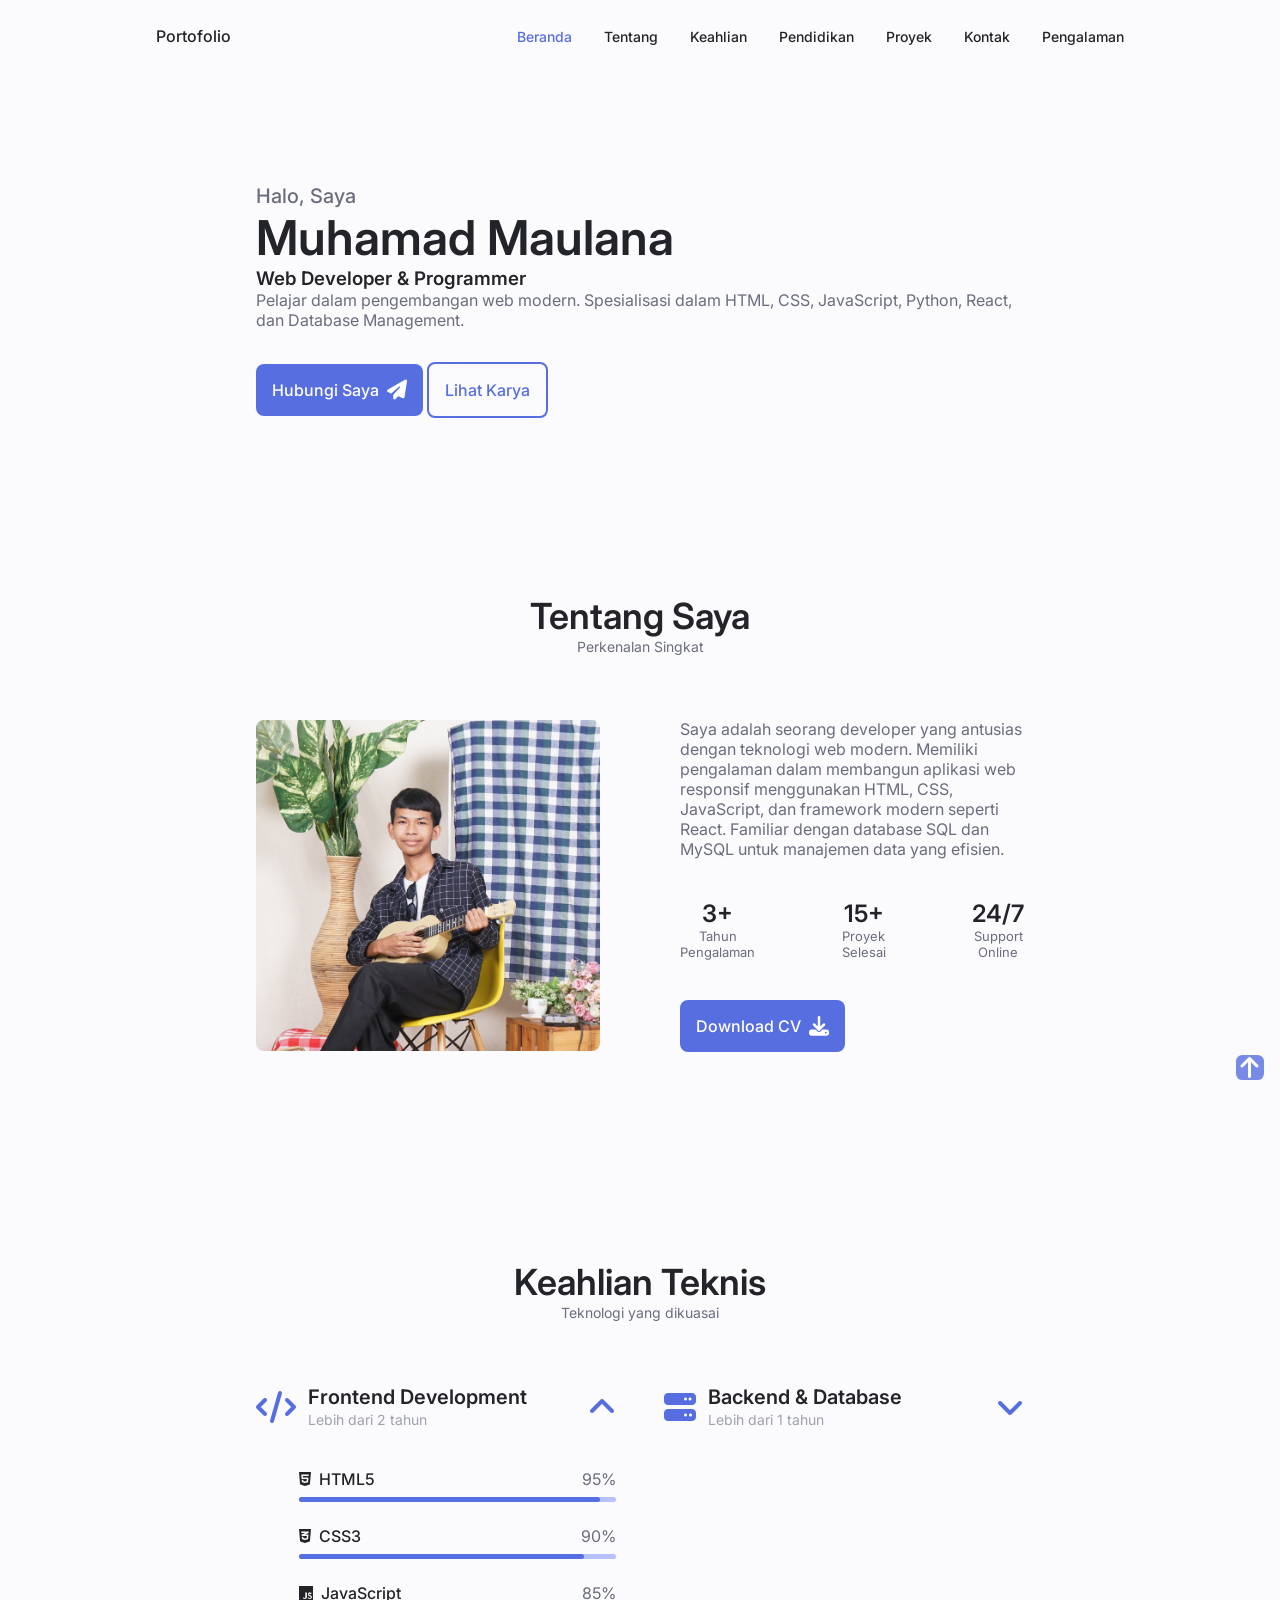
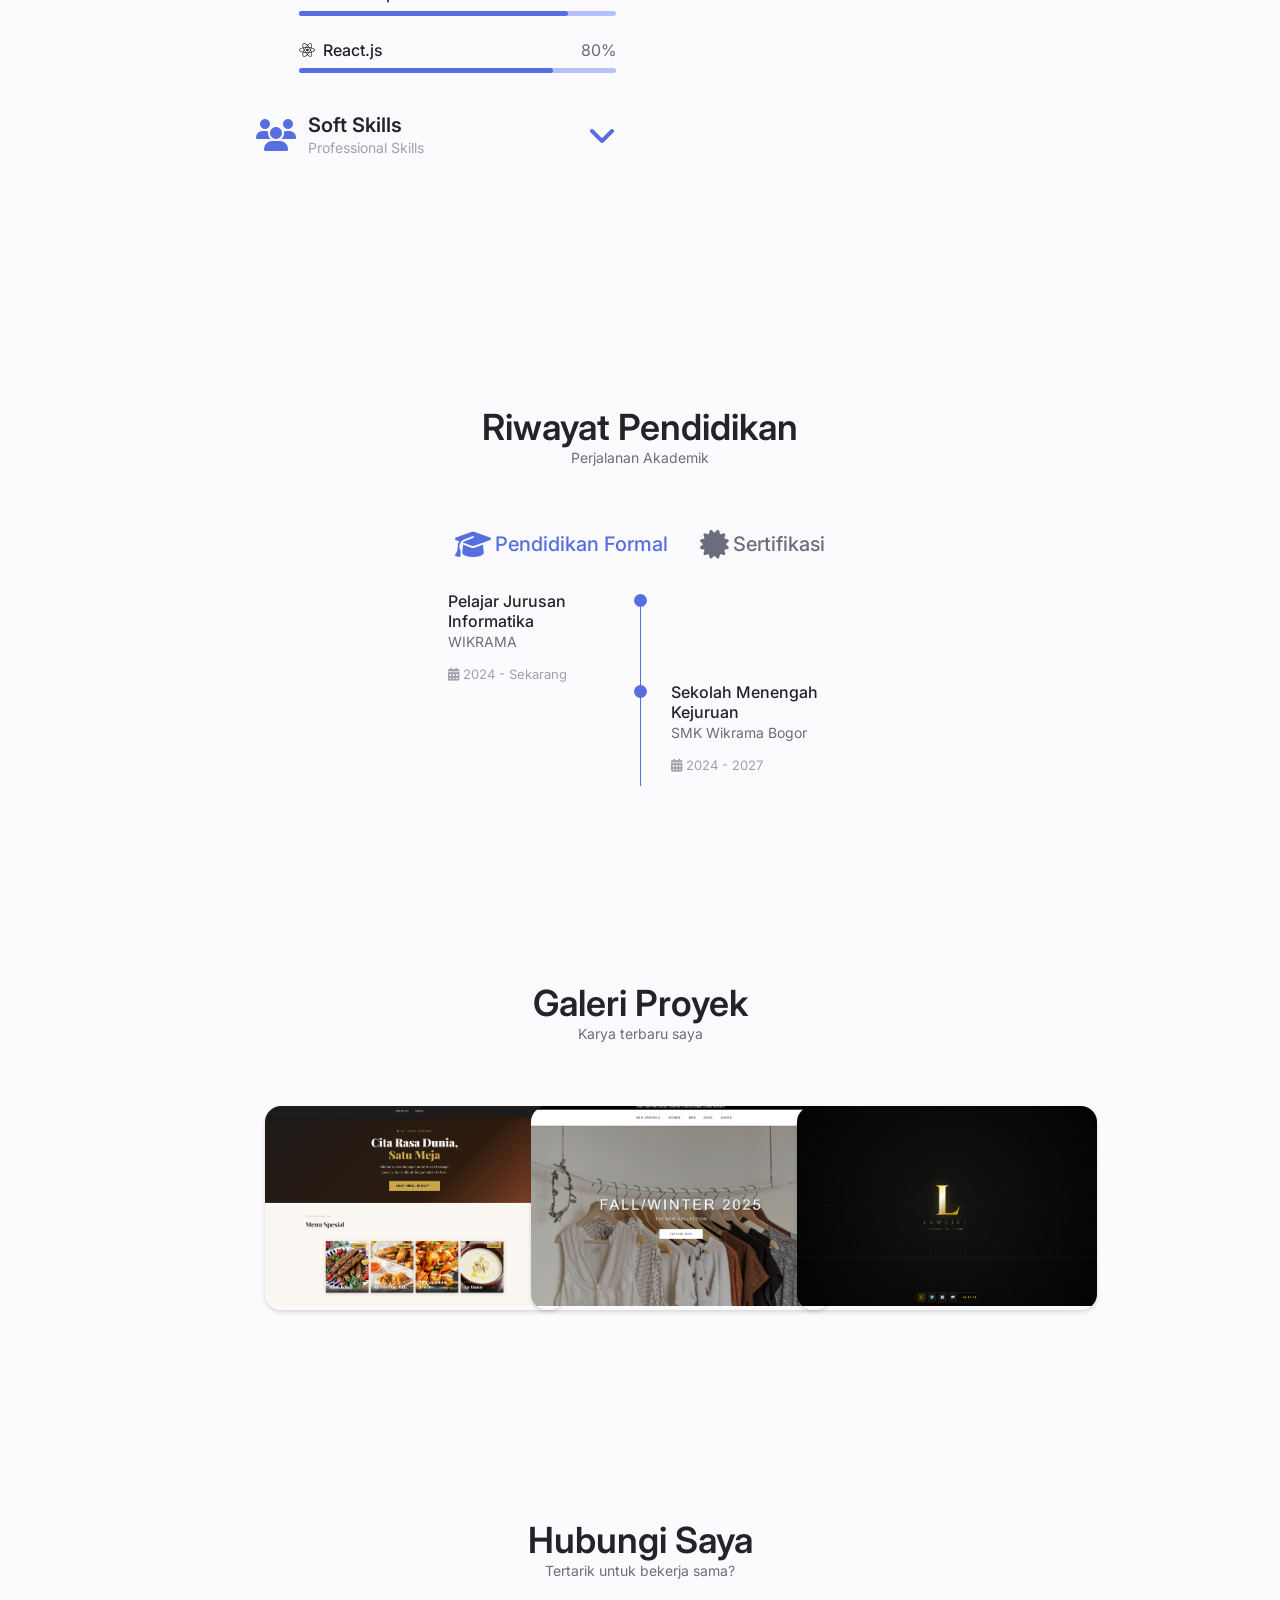
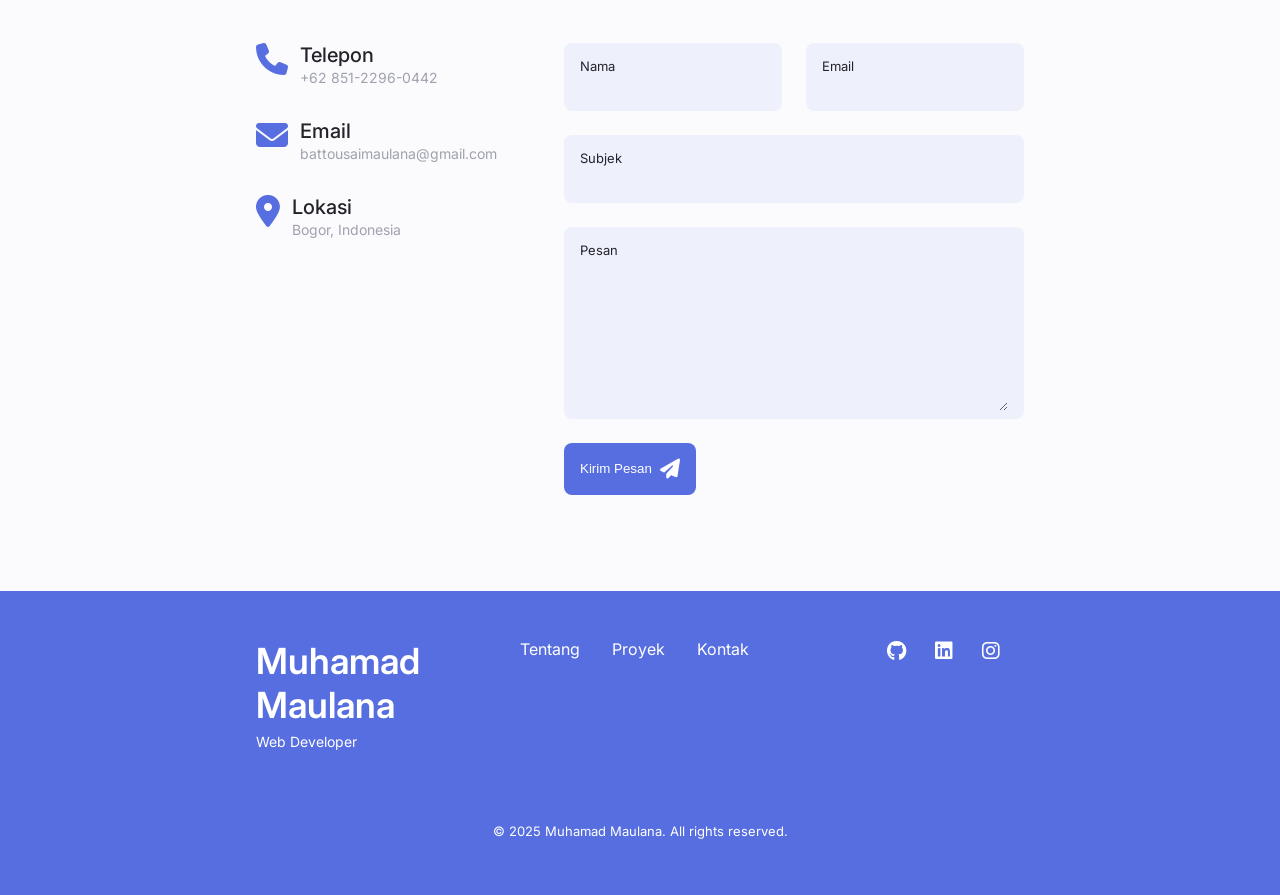
<file: index.html>
<!DOCTYPE html>
<html lang="id">
<head>
    <meta charset="UTF-8">
    <meta name="viewport" content="width=device-width, initial-scale=1.0">
    <meta name="description" content="Portofolio Pribadi - Web Developer & Programmer">
    <title>Portofolio | Muhamad Maulana</title>
    
    <!-- Google Fonts -->
    <link rel="preconnect" href="https://fonts.googleapis.com">
    <link rel="preconnect" href="https://fonts.gstatic.com" crossorigin>
    <link href="https://fonts.googleapis.com/css2?family=Inter:wght@300;400;600;700&display=swap" rel="stylesheet">
    
    <!-- Font Awesome untuk Icons -->
    <link rel="stylesheet" href="https://cdnjs.cloudflare.com/ajax/libs/font-awesome/6.4.0/css/all.min.css">
    
    <!-- Custom CSS -->
    <link rel="stylesheet" href="css/style.css">
</head>
<body>

    <!-- Header & Navigation -->
    <header class="header" id="header">
        <nav class="nav container">
            <a href="#" class="nav__logo">
                <span class="nav__logo-text">Portofolio</span>
            </a>

            <div class="nav__menu" id="nav-menu">
                <ul class="nav__list">
                    <li class="nav__item">
                        <a href="#home" class="nav__link active-link">Beranda</a>
                    </li>
                    <li class="nav__item">
                        <a href="#about" class="nav__link">Tentang</a>
                    </li>
                    <li class="nav__item">
                        <a href="#skills" class="nav__link">Keahlian</a>
                    </li>
                    <li class="nav__item">
                        <a href="#education" class="nav__link">Pendidikan</a>
                    </li>
                    <li class="nav__item">
                        <a href="#projects" class="nav__link">Proyek</a>
                    </li>
                    <li class="nav__item">
                        <a href="#contact" class="nav__link">Kontak</a>
                    </li>
                    <li class="nav__item">
                        <a href="serti.html" class="nav__link">Pengalaman</a>
                    </li>
                </ul>
                <div class="nav__close" id="nav-close">
                    <i class="fas fa-times"></i>
                </div>
            </div>

            <div class="nav__toggle" id="nav-toggle">
                <i class="fas fa-bars"></i>
            </div>
        </nav>
    </header>

    <main class="main">
        <!-- Hero Section -->
        <section class="home section" id="home">
            <div class="home__container container grid">
                <div class="home__content">
                    <span class="home__subtitle">Halo, Saya</span>
                    <h1 class="home__title">Muhamad Maulana</h1>
                    <h3 class="home__profession">Web Developer & Programmer</h3>
                    <p class="home__description">
                        Pelajar dalam pengembangan web modern. 
                        Spesialisasi dalam HTML, CSS, JavaScript, Python, React, dan Database Management.
                    </p>
                    <div class="home__buttons">
                        <a href="#contact" class="button button--flex">
                            Hubungi Saya <i class="fas fa-paper-plane button__icon"></i>
                        </a>
                        <a href="#projects" class="button button--ghost">
                            Lihat Karya
                        </a>
                    </div>
                </div>
                
        <!-- About Section -->
        <section class="about section" id="about">
            <h2 class="section__title">Tentang Saya</h2>
            <span class="section__subtitle">Perkenalan Singkat</span>

            <div class="about__container container grid">
                <img src="img/DSC00139.jpeg" alt="Tentang Saya" class="about__img">

                <div class="about__data">
                    <p class="about__description">
                        Saya adalah seorang developer yang antusias dengan teknologi web modern. 
                        Memiliki pengalaman dalam membangun aplikasi web responsif menggunakan 
                        HTML, CSS, JavaScript, dan framework modern seperti React. 
                        Familiar dengan database SQL dan MySQL untuk manajemen data yang efisien.
                    </p>

                    <div class="about__info">
                        <div>
                            <span class="about__info-title">3+</span>
                            <span class="about__info-name">Tahun<br>Pengalaman</span>
                        </div>
                        <div>
                            <span class="about__info-title">15+</span>
                            <span class="about__info-name">Proyek<br>Selesai</span>
                        </div>
                        <div>
                            <span class="about__info-title">24/7</span>
                            <span class="about__info-name">Support<br>Online</span>
                        </div>
                    </div>

                    <div class="about__buttons">
                        <a download href="#" class="button button--flex">
                            Download CV <i class="fas fa-download button__icon"></i>
                        </a>
                    </div>
                </div>
            </div>
        </section>

        <!-- Skills Section -->
        <section class="skills section" id="skills">
            <h2 class="section__title">Keahlian Teknis</h2>
            <span class="section__subtitle">Teknologi yang dikuasai</span>

            <div class="skills__container container grid">
                <!-- Skill Category 1: Frontend -->
                <div class="skills__content skills__open">
                    <div class="skills__header">
                        <i class="fas fa-code skills__icon"></i>
                        <div>
                            <h3 class="skills__title">Frontend Development</h3>
                            <span class="skills__subtitle">Lebih dari 2 tahun</span>
                        </div>
                        <i class="fas fa-angle-down skills__arrow"></i>
                    </div>

                    <div class="skills__list grid">
                        <div class="skills__data">
                            <div class="skills__titles">
                                <h4 class="skills__name"><i class="fab fa-html5"></i> HTML5</h4>
                                <span class="skills__number">95%</span>
                            </div>
                            <div class="skills__bar">
                                <div class="skills__percentage" style="width: 95%;"></div>
                            </div>
                        </div>

                        <div class="skills__data">
                            <div class="skills__titles">
                                <h4 class="skills__name"><i class="fab fa-css3-alt"></i> CSS3</h4>
                                <span class="skills__number">90%</span>
                            </div>
                            <div class="skills__bar">
                                <div class="skills__percentage" style="width: 90%;"></div>
                            </div>
                        </div>

                        <div class="skills__data">
                            <div class="skills__titles">
                                <h4 class="skills__name"><i class="fab fa-js"></i> JavaScript</h4>
                                <span class="skills__number">85%</span>
                            </div>
                            <div class="skills__bar">
                                <div class="skills__percentage" style="width: 85%;"></div>
                            </div>
                        </div>

                        <div class="skills__data">
                            <div class="skills__titles">
                                <h4 class="skills__name"><i class="fab fa-react"></i> React.js</h4>
                                <span class="skills__number">80%</span>
                            </div>
                            <div class="skills__bar">
                                <div class="skills__percentage" style="width: 80%;"></div>
                            </div>
                        </div>
                    </div>
                </div>

                <!-- Skill Category 2: Backend & Database -->
                <div class="skills__content skills__close">
                    <div class="skills__header">
                        <i class="fas fa-server skills__icon"></i>
                        <div>
                            <h3 class="skills__title">Backend & Database</h3>
                            <span class="skills__subtitle">Lebih dari 1 tahun</span>
                        </div>
                        <i class="fas fa-angle-down skills__arrow"></i>
                    </div>

                    <div class="skills__list grid">
                        <div class="skills__data">
                            <div class="skills__titles">
                                <h4 class="skills__name"><i class="fab fa-python"></i> Python</h4>
                                <span class="skills__number">85%</span>
                            </div>
                            <div class="skills__bar">
                                <div class="skills__percentage" style="width: 85%;"></div>
                            </div>
                        </div>

                        <div class="skills__data">
                            <div class="skills__titles">
                                <h4 class="skills__name"><i class="fas fa-database"></i> SQL</h4>
                                <span class="skills__number">80%</span>
                            </div>
                            <div class="skills__bar">
                                <div class="skills__percentage" style="width: 80%;"></div>
                            </div>
                        </div>

                        <div class="skills__data">
                            <div class="skills__titles">
                                <h4 class="skills__name"><i class="fas fa-database"></i> MySQL</h4>
                                <span class="skills__number">85%</span>
                            </div>
                            <div class="skills__bar">
                                <div class="skills__percentage" style="width: 85%;"></div>
                            </div>
                        </div>
                    </div>
                </div>

                <!-- Skill Category 3: Soft Skills -->
                <div class="skills__content skills__close">
                    <div class="skills__header">
                        <i class="fas fa-users skills__icon"></i>
                        <div>
                            <h3 class="skills__title">Soft Skills</h3>
                            <span class="skills__subtitle">Professional Skills</span>
                        </div>
                        <i class="fas fa-angle-down skills__arrow"></i>
                    </div>

                    <div class="skills__list grid">
                        <div class="skills__data">
                            <div class="skills__titles">
                                <h4 class="skills__name"><i class="fas fa-comments"></i> Komunikasi</h4>
                                <span class="skills__number">90%</span>
                            </div>
                            <div class="skills__bar">
                                <div class="skills__percentage" style="width: 90%;"></div>
                            </div>
                        </div>

                        <div class="skills__data">
                            <div class="skills__titles">
                                <h4 class="skills__name"><i class="fas fa-users-cog"></i> Kerja Tim</h4>
                                <span class="skills__number">95%</span>
                            </div>
                            <div class="skills__bar">
                                <div class="skills__percentage" style="width: 95%;"></div>
                            </div>
                        </div>

                        <div class="skills__data">
                            <div class="skills__titles">
                                <h4 class="skills__name"><i class="fas fa-lightbulb"></i> Problem Solving</h4>
                                <span class="skills__number">85%</span>
                            </div>
                            <div class="skills__bar">
                                <div class="skills__percentage" style="width: 85%;"></div>
                            </div>
                        </div>
                    </div>
                </div>
            </div>
        </section>

        <!-- Education Section -->
        <section class="education section" id="education">
            <h2 class="section__title">Riwayat Pendidikan</h2>
            <span class="section__subtitle">Perjalanan Akademik</span>

            <div class="education__container container">
                <div class="education__tabs">
                    <div class="education__button button--flex education__active" data-target='#school'>
                        <i class="fas fa-graduation-cap education__icon"></i>
                        Pendidikan Formal
                    </div>
                    <div class="education__button button--flex" data-target='#course'>
                        <i class="fas fa-certificate education__icon"></i>
                        Sertifikasi
                    </div>
                </div>

                <div class="education__sections">
                    <!-- Education Content 1 -->
                    <div class="education__content education__active" data-content id="school">
                        <!-- Timeline Item 1 -->
                        <div class="education__data">
                            <div>
                                <h3 class="education__title">Pelajar Jurusan Informatika</h3>
                                <span class="education__subtitle">WIKRAMA</span>
                                <div class="education__calendar">
                                    <i class="fas fa-calendar-alt"></i>
                                    2024 - Sekarang
                                </div>
                            </div>
                            <div>
                                <span class="education__rounder"></span>
                                <span class="education__line"></span>
                            </div>
                        </div>

                        <!-- Timeline Item 2 -->
                        <div class="education__data">
                            <div></div>
                            <div>
                                <span class="education__rounder"></span>
                                <span class="education__line"></span>
                            </div>
                            <div>
                                <h3 class="education__title">Sekolah Menengah Kejuruan</h3>
                                <span class="education__subtitle">SMK Wikrama Bogor</span>
                                <div class="education__calendar">
                                    <i class="fas fa-calendar-alt"></i>
                                    2024 - 2027
                                </div>
                            </div>
                        </div>
                    </div>

                    <!-- Education Content 2 -->
                    <div class="education__content" data-content id="course">
                        <div class="education__data">
                            <div>
                                <h3 class="education__title">Belajar Dasar AI</h3>
                                <span class="education__subtitle">Dicoding Indonesia</span>
                                <div class="education__calendar">
                                    <i class="fas fa-calendar-alt"></i>
                                    2026
                                </div>
                            </div>
                            <div>
                                <span class="education__rounder"></span>
                                <span class="education__line"></span>
                            </div>
                        </div>
                    </div>
                </div>
            </div>
        </section>

        <!-- Projects Gallery -->
        <section class="projects section" id="projects">
            <h2 class="section__title">Galeri Proyek</h2>
            <span class="section__subtitle">Karya terbaru saya</span>

            <div class="projects__container container grid">
                <!-- Project 1 -->
                <div class="projects__card">
                    <img src="img/Screenshot 2026-04-05 134417.png" alt="Project 1" class="projects__img">
                    <div class="projects__modal">
                        <div>
                            <span class="projects__subtitle">Web App</span>
                            <h3 class="projects__title">E-Commerce Platform</h3>
                            <p class="projects__description">Full-stack application menggunakan React</p>
                            <a href="#" class="projects__button button button--small">
                                <i class="fas fa-link"></i> Demo
                            </a>
                            <a href="#" class="projects__button button button--small">
                                <i class="fab fa-github"></i> Code
                            </a>
                        </div>
                    </div>
                </div>

                <!-- Project 2 -->
                <div class="projects__card">
                    <img src="img/Screenshot 2026-04-05 134706.png" alt="Project 2" class="projects__img">
                    <div class="projects__modal">
                        <div>
                            <span class="projects__subtitle">Dashboard</span>
                            <h3 class="projects__title">Prada-Clone</h3>
                            <p class="projects__description">Visualisasi marketplace seperti Prada</p>
                            <a href="#" class="projects__button button button--small">
                                <i class="fas fa-link"></i> Demo
                            </a>
                            <a href="https://github.com/lanpawikok/prada" class="projects__button button button--small">
                                <i class="fab fa-github"></i> Code
                            </a>
                        </div>
                    </div>
                </div>

                <!-- Project 3 -->
                <div class="projects__card">
                    <img src="img/Screenshot (575).png" alt="Project 3" class="projects__img">
                    <div class="projects__modal">
                        <div>
                            <span class="projects__subtitle">Frontend</span>
                            <h3 class="projects__title">Portfolio Quantum</h3>
                            <p class="projects__description">HTML, CSS, JS murni dengan animasi modern</p>
                            <a href="#" class="projects__button button button--small">
                                <i class="fas fa-link"></i> Demo
                            </a>
                            <a href="https://github.com/lanpawikok/linuxthemepportofolio" class="projects__button button button--small">
                                <i class="fab fa-github"></i> Code
                            </a>
                        </div>
                    </div>
                </div>
            </div>
        </section>

        <!-- Contact Section -->
        <section class="contact section" id="contact">
            <h2 class="section__title">Hubungi Saya</h2>
            <span class="section__subtitle">Tertarik untuk bekerja sama?</span>

            <div class="contact__container container grid">
                <div>
                    <div class="contact__information">
                        <i class="fas fa-phone contact__icon"></i>
                        <div>
                            <h3 class="contact__title">Telepon</h3>
                            <span class="contact__subtitle">+62 851-2296-0442</span>
                        </div>
                    </div>

                    <div class="contact__information">
                        <i class="fas fa-envelope contact__icon"></i>
                        <div>
                            <h3 class="contact__title">Email</h3>
                            <span class="contact__subtitle">battousaimaulana@gmail.com</span>
                        </div>
                    </div>

                    <div class="contact__information">
                        <i class="fas fa-map-marker-alt contact__icon"></i>
                        <div>
                            <h3 class="contact__title">Lokasi</h3>
                            <span class="contact__subtitle">Bogor, Indonesia</span>
                        </div>
                    </div>
                </div>

                <form action="https://formspree.io/f/YOUR_FORM_ID" method="POST" class="contact__form grid" id="contact-form">
                    <div class="contact__inputs grid">
                        <div class="contact__content">
                            <label for="contact-name" class="contact__label">Nama</label>
                            <input type="text" id="contact-name" name="name" class="contact__input" required>
                        </div>
                        <div class="contact__content">
                            <label for="contact-email" class="contact__label">Email</label>
                            <input type="email" id="contact-email" name="email" class="contact__input" required>
                        </div>
                    </div>
                    <div class="contact__content">
                        <label for="contact-subject" class="contact__label">Subjek</label>
                        <input type="text" id="contact-subject" name="subject" class="contact__input" required>
                    </div>
                    <div class="contact__content">
                        <label for="contact-message" class="contact__label">Pesan</label>
                        <textarea name="message" id="contact-message" cols="0" rows="7" class="contact__input" required></textarea>
                    </div>

                    <div>
                        <button type="submit" class="button button--flex">
                            Kirim Pesan <i class="fas fa-paper-plane button__icon"></i>
                        </button>
                    </div>
                </form>
            </div>
        </section>
    </main>

    <!-- Footer -->
    <footer class="footer">
        <div class="footer__bg">
            <div class="footer__container container grid">
                <div>
                    <h2 class="footer__title">Muhamad Maulana</h2>
                    <span class="footer__subtitle">Web Developer</span>
                </div>

                <ul class="footer__links">
                    <li>
                        <a href="#about" class="footer__link">Tentang</a>
                    </li>
                    <li>
                        <a href="#projects" class="footer__link">Proyek</a>
                    </li>
                    <li>
                        <a href="#contact" class="footer__link">Kontak</a>
                    </li>
                </ul>

                <div class="footer__socials">
                    <a href="https://github.com/lanpawikok" target="_blank" class="footer__social">
                        <i class="fab fa-github"></i>
                    </a>
                    <a href="https://linkedin.com/in/username" target="_blank" class="footer__social">
                        <i class="fab fa-linkedin"></i>
                    </a>
                    <a href="https://www.instagram.com/lohhlaanaa/" target="_blank" class="footer__social">
                        <i class="fab fa-instagram"></i>
                    </a>
                </div>
            </div>
            
            <p class="footer__copy">&#169; 2025 Muhamad Maulana. All rights reserved.</p>
        </div>
    </footer>

    <!-- Scroll Up Button -->
    <a href="#" class="scrollup" id="scroll-up">
        <i class="fas fa-arrow-up scrollup__icon"></i>
    </a>

    <!-- Main JavaScript -->
    <script src="js/main.js"></script>
</body>
</html>
</file>
<file: css/style.css>
/*=============== GOOGLE FONTS ===============*/
@import url('https://fonts.googleapis.com/css2?family=Inter:wght@300;400;500;600;700&display=swap');

/*=============== VARIABLES CSS ===============*/
:root {
    --header-height: 3rem;

    /*========== Colors ==========*/
    --hue-color: 230; /*Purple 250 - Green 142 - Blue 230 - Pink 340*/
    
    --first-color: hsl(var(--hue-color), 69%, 61%);
    --first-color-second: hsl(var(--hue-color), 69%, 61%);
    --first-color-alt: hsl(var(--hue-color), 57%, 53%);
    --first-color-lighter: hsl(var(--hue-color), 92%, 85%);
    --title-color: hsl(var(--hue-color), 8%, 15%);
    --text-color: hsl(var(--hue-color), 8%, 45%);
    --text-color-light: hsl(var(--hue-color), 8%, 65%);
    --input-color: hsl(var(--hue-color), 70%, 96%);
    --body-color: hsl(var(--hue-color), 60%, 99%);
    --container-color: #fff;
    --scroll-bar-color: hsl(var(--hue-color), 12%, 90%);
    --scroll-thumb-color: hsl(var(--hue-color), 12%, 80%);

    /*========== Font and typography ==========*/
    --body-font: 'Inter', sans-serif;
    
    --big-font-size: 2rem;
    --h1-font-size: 1.5rem;
    --h2-font-size: 1.25rem;
    --h3-font-size: 1.125rem;
    --normal-font-size: .938rem;
    --small-font-size: .813rem;
    --smaller-font-size: .75rem;

    /*========== Font weight ==========*/
    --font-medium: 500;
    --font-semi-bold: 600;

    /*========== Margenes Bottom ==========*/
    --mb-0-25: .25rem;
    --mb-0-5: .5rem;
    --mb-0-75: .75rem;
    --mb-1: 1rem;
    --mb-1-5: 1.5rem;
    --mb-2: 2rem;
    --mb-2-5: 2.5rem;
    --mb-3: 3rem;

    /*========== z index ==========*/
    --z-tooltip: 10;
    --z-fixed: 100;
    --z-modal: 1000;
}

/* Font size for large devices */
@media screen and (min-width: 968px) {
    :root {
        --big-font-size: 3rem;
        --h1-font-size: 2.25rem;
        --h2-font-size: 1.5rem;
        --h3-font-size: 1.25rem;
        --normal-font-size: 1rem;
        --small-font-size: .875rem;
        --smaller-font-size: .813rem;
    }
}

/*========== Variables Dark theme ==========*/


/*========== Button Dark/Light ==========*/


/*==================== BASE ====================*/
* {
    box-sizing: border-box;
    padding: 0;
    margin: 0;
}

html {
    scroll-behavior: smooth;
}

body {
    margin: 0 0 var(--header-height) 0;
    font-family: var(--body-font);
    font-size: var(--normal-font-size);
    background-color: var(--body-color);
    color: var(--text-color);
}

h1, h2, h3, h4 {
    color: var(--title-color);
    font-weight: var(--font-semi-bold);
}

ul {
    list-style: none;
}

a {
    text-decoration: none;
}

img {
    max-width: 100%;
    height: auto;
}

/*==================== REUSABLE CSS CLASSES ====================*/
.section {
    padding: 2rem 0 4rem;
}

.section__title {
    font-size: var(--h1-font-size);
    color: var(--title-color);
}

.section__subtitle {
    display: block;
    font-size: var(--small-font-size);
    margin-bottom: var(--mb-3);
}

.section__title, 
.section__subtitle {
    text-align: center;
}

/*==================== LAYOUT ====================*/
.container {
    max-width: 768px;
    margin-left: var(--mb-1-5);
    margin-right: var(--mb-1-5);
}

.grid {
    display: grid;
    gap: 1.5rem;
}

.header {
    width: 100%;
    position: fixed;
    bottom: 0;
    left: 0;
    z-index: var(--z-fixed);
    background-color: var(--body-color);
}

/*==================== NAV ====================*/
.nav {
    max-width: 968px;
    height: var(--header-height);
    display: flex;
    justify-content: space-between;
    align-items: center;
}

.nav__logo,
.nav__toggle {
    color: var(--title-color);
    font-weight: var(--font-medium);
}

.nav__logo:hover {
    color: var(--first-color);
}

.nav__toggle {
    font-size: 1.1rem;
    cursor: pointer;
}

.nav__toggle:hover {
    color: var(--first-color);
}

@media screen and (max-width: 767px) {
    .nav__menu {
        position: fixed;
        bottom: -100%;
        left: 0;
        width: 100%;
        background-color: var(--body-color);
        padding: 2rem 1.5rem 4rem;
        box-shadow: 0 -1px 4px rgba(0,0,0,.15);
        border-radius: 1.5rem 1.5rem 0 0;
        transition: .3s;
    }
}

.nav__list {
    grid-template-columns: repeat(3, 1fr);
    gap: 2rem;
}

.nav__link {
    display: flex;
    flex-direction: column;
    align-items: center;
    font-size: var(--small-font-size);
    color: var(--title-color);
    font-weight: var(--font-medium);
}

.nav__link:hover {
    color: var(--first-color);
}

.nav__icon {
    font-size: 1.2rem;
}

.nav__close {
    position: absolute;
    right: 1.3rem;
    bottom: .5rem;
    font-size: 1.5rem;
    cursor: pointer;
    color: var(--first-color);
}

.nav__close:hover {
    color: var(--first-color-alt);
}

/* show menu */
.show-menu {
    bottom: 0;
}

/* Active link */
.active-link {
    color: var(--first-color);
}

/* Change background header */
.scroll-header {
    box-shadow: 0 -1px 4px rgba(0,0,0,.15);
}

/*==================== HOME ====================*/
.home__container {
    gap: 1rem;
}

.home__content {
    grid-template-columns: .5fr 3fr;
    padding-top: 3.5rem;
    align-items: center;
}

.home__social {
    display: grid;
    grid-template-columns: max-content;
    row-gap: 1rem;
}

.home__social-icon {
    font-size: 1.25rem;
    color: var(--first-color);
}

.home__social-icon:hover {
    color: var(--first-color-alt);
}

.home__blob {
    width: 200px;
    fill: var(--first-color);
}

.home__blob-img {
    width: 170px;
    border-radius: 50%;
}

.home__data {
    grid-column: 1/3;
}

.home__title {
    font-size: var(--big-font-size);
}

.home__subtitle {
    font-size: var(--h3-font-size);
    color: var(--text-color);
    font-weight: var(--font-medium);
    margin-bottom: var(--mb-0-75);
}

.home__description {
    margin-bottom: var(--mb-2);
}

.home__scroll {
    display: none;
}

.home__scroll-button {
    color: var(--first-color);
    transition: .3s;
}

.home__scroll-button:hover {
    transform: translateY(.25rem);
}

.home__scroll-mouse {
    font-size: 2rem;
}

.home__scroll-name {
    font-size: var(--small-font-size);
    color: var(--title-color);
    font-weight: var(--font-medium);
    margin-right: var(--mb-0-25);
}

.home__scroll-arrow {
    font-size: 1.25rem;
}

/*==================== BUTTONS ====================*/
.button {
    display: inline-block;
    background-color: var(--first-color);
    color: #fff;
    padding: 1rem;
    border-radius: .5rem;
    font-weight: var(--font-medium);
    border: none;
    cursor: pointer;
}

.button:hover {
    background-color: var(--first-color-alt);
}

.button__icon {
    font-size: 1.25rem;
    margin-left: var(--mb-0-5);
    transition: .3s;
}

.button--flex {
    display: inline-flex;
    align-items: center;
}

.button--small {
    padding: .75rem 1rem;
}

.button--link {
    padding: 0;
    background-color: transparent;
    color: var(--first-color);
}

.button--link:hover {
    background-color: transparent;
    color: var(--first-color-alt);
}

.button--ghost {
    background-color: transparent;
    border: 2px solid var(--first-color);
    color: var(--first-color);
}

.button--ghost:hover {
    background-color: var(--first-color);
    color: #fff;
}

/*==================== ABOUT ====================*/
.about__img {
    width: 200px;
    border-radius: .5rem;
    justify-self: center;
    align-self: center;
}

.about__description {
    text-align: center;
    margin-bottom: var(--mb-2-5);
}

.about__info {
    display: flex;
    justify-content: space-evenly;
    margin-bottom: var(--mb-2-5);
}

.about__info-title {
    font-size: var(--h2-font-size);
    font-weight: var(--font-semi-bold);
    color: var(--title-color);
}

.about__info-name {
    font-size: var(--smaller-font-size);
}

.about__info-title,
.about__info-name {
    display: block;
    text-align: center;
}

.about__buttons {
    display: flex;
    justify-content: center;
}

/*==================== SKILLS ====================*/
.skills__container {
    row-gap: 0;
}

.skills__header {
    display: flex;
    align-items: center;
    margin-bottom: var(--mb-2-5);
    cursor: pointer;
}

.skills__icon,
.skills__arrow {
    font-size: 2rem;
    color: var(--first-color);
}

.skills__icon {
    margin-right: var(--mb-0-75);
}

.skills__title {
    font-size: var(--h3-font-size);
}

.skills__subtitle {
    font-size: var(--small-font-size);
    color: var(--text-color-light);
}

.skills__arrow {
    margin-left: auto;
    transition: .4s;
}

.skills__list {
    row-gap: 1.5rem;
    padding-left: 2.7rem;
}

.skills__titles {
    display: flex;
    justify-content: space-between;
    margin-bottom: var(--mb-0-5);
}

.skills__name {
    font-size: var(--normal-font-size);
    font-weight: var(--font-medium);
    display: flex;
    align-items: center;
    gap: .5rem;
}

.skills__bar,
.skills__percentage {
    height: 5px;
    border-radius: .25rem;
}

.skills__bar {
    background-color: var(--first-color-lighter);
}

.skills__percentage {
    display: block;
    background-color: var(--first-color);
    width: 0;
    transition: width 1s ease-in-out;
}

.skills__open .skills__list {
    height: max-content;
    margin-bottom: var(--mb-2-5);
    overflow: visible;
}

.skills__close .skills__list {
    height: 0;
    overflow: hidden;
}

.skills__open .skills__arrow {
    transform: rotate(-180deg);
}

/*==================== EDUCATION ====================*/
.education__tabs {
    display: flex;
    justify-content: space-evenly;
    margin-bottom: var(--mb-2);
}

.education__button {
    font-size: var(--h3-font-size);
    font-weight: var(--font-medium);
    cursor: pointer;
}

.education__button:hover {
    color: var(--first-color);
}

.education__icon {
    font-size: 1.8rem;
    margin-right: var(--mb-0-25);
}

.education__data {
    display: grid;
    grid-template-columns: 1fr max-content 1fr;
    column-gap: 1.5rem;
}

.education__title {
    font-size: var(--normal-font-size);
    font-weight: var(--font-medium);
}

.education__subtitle {
    display: inline-block;
    font-size: var(--small-font-size);
    margin-bottom: var(--mb-1);
}

.education__calendar {
    font-size: var(--smaller-font-size);
    color: var(--text-color-light);
}

.education__rounder {
    display: inline-block;
    width: 13px;
    height: 13px;
    background-color: var(--first-color);
    border-radius: 50%;
}

.education__line {
    display: block;
    width: 1px;
    height: 100%;
    background-color: var(--first-color);
    transform: translate(6px, -7px);
}

.education [data-content] {
    display: none;
}

.education__active[data-content] {
    display: block;
}

.education__button.education__active {
    color: var(--first-color);
}

/*==================== PROJECTS ====================*/
.projects__container {
    gap: 1.5rem;
    grid-template-columns: repeat(2, 1fr);
}

.projects__card {
    position: relative;
    border-radius: 1rem;
    overflow: hidden;
    box-shadow: 0 2px 4px rgba(0,0,0,.15);
    transition: transform .3s;
}

.projects__card:hover {
    transform: translateY(-.5rem);
}

.projects__img {
    width: 100%;
    height: 200px;
    object-fit: cover;
    transition: transform .4s;
}

.projects__card:hover .projects__img {
    transform: scale(1.1);
}

.projects__modal {
    position: absolute;
    top: 0;
    left: 0;
    width: 100%;
    height: 100%;
    background: rgba(0,0,0,.7);
    display: flex;
    align-items: center;
    justify-content: center;
    padding: 0 1rem;
    opacity: 0;
    transition: opacity .3s;
    text-align: center;
}

.projects__card:hover .projects__modal {
    opacity: 1;
}

.projects__subtitle {
    color: #fff;
    font-size: var(--small-font-size);
}

.projects__title {
    color: #fff;
    font-size: var(--h3-font-size);
    margin-bottom: var(--mb-0-5);
}

.projects__description {
    color: #ddd;
    font-size: var(--small-font-size);
    margin-bottom: var(--mb-1);
}

.projects__button {
    margin: 0 .25rem;
}

/*==================== CONTACT ====================*/
.contact__container {
    row-gap: 3rem;
}

.contact__information {
    display: flex;
    margin-bottom: var(--mb-2);
}

.contact__icon {
    font-size: 2rem;
    color: var(--first-color);
    margin-right: var(--mb-0-75);
}

.contact__title {
    font-size: var(--h3-font-size);
    font-weight: var(--font-medium);
}

.contact__subtitle {
    font-size: var(--small-font-size);
    color: var(--text-color-light);
}

.contact__content {
    background-color: var(--input-color);
    border-radius: .5rem;
    padding: .75rem 1rem .25rem;
}

.contact__label {
    font-size: var(--smaller-font-size);
    color: var(--title-color);
}

.contact__input {
    width: 100%;
    background-color: var(--input-color);
    color: var(--text-color);
    font-family: var(--body-font);
    font-size: var(--normal-font-size);
    border: none;
    outline: none;
    padding: .25rem .5rem .5rem 0;
}

/*==================== FOOTER ====================*/
.footer {
    padding-top: 2rem;
}

.footer__container {
    row-gap: 3.5rem;
}

.footer__bg {
    background-color: var(--first-color-second);
    padding: 2rem 0 3rem;
}

.footer__title {
    font-size: var(--h1-font-size);
    margin-bottom: var(--mb-0-25);
    color: #fff;
}

.footer__subtitle {
    font-size: var(--small-font-size);
    color: #fff;
}

.footer__links {
    display: flex;
    flex-direction: column;
    row-gap: 1.5rem;
}

.footer__link {
    color: #fff;
}

.footer__link:hover {
    color: var(--first-color-lighter);
}

.footer__social {
    font-size: 1.25rem;
    margin-right: var(--mb-1-5);
    color: #fff;
}

.footer__social:hover {
    color: var(--first-color-lighter);
}

.footer__copy {
    font-size: var(--smaller-font-size);
    text-align: center;
    color: #fff;
    margin-top: var(--mb-3);
}

.footer__title,
.footer__subtitle,
.footer__link,
.footer__social {
    color: #fff;
}

/*==================== SCROLL UP ====================*/
.scrollup {
    position: fixed;
    right: 1rem;
    bottom: -20%;
    background-color: var(--first-color);
    opacity: .8;
    padding: 0 .3rem;
    border-radius: .4rem;
    z-index: var(--z-tooltip);
    transition: .4s;
}

.scrollup:hover {
    background-color: var(--first-color-alt);
}

.scrollup__icon {
    font-size: 1.5rem;
    color: #fff;
}

/* Show scroll */
.show-scroll {
    bottom: 5rem;
}

/*==================== SCROLL BAR ====================*/
::-webkit-scrollbar {
    width: .60rem;
    background-color: var(--scroll-bar-color);
    border-radius: .5rem;
}

::-webkit-scrollbar-thumb {
    background-color: var(--scroll-thumb-color);
    border-radius: .5rem;
}

::-webkit-scrollbar-thumb:hover {
    background-color: var(--text-color-light);
}

/*==================== MEDIA QUERIES ====================*/
/* For small devices */
@media screen and (max-width: 350px) {
    .container {
        margin-left: var(--mb-1);
        margin-right: var(--mb-1);
    }

    .nav__menu {
        padding: 2rem .25rem 4rem;
    }

    .nav__list {
        column-gap: 0;
    }

    .home__content {
        grid-template-columns: .25fr 3fr;
    }

    .home__blob {
        width: 180px;
    }

    .skills__title {
        font-size: var(--normal-font-size);
    }

    .projects__container {
        grid-template-columns: max-content;
        justify-content: center;
    }
}

/* For medium devices */
@media screen and (min-width: 568px) {
    .home__content {
        grid-template-columns: max-content 1fr 1fr;
    }

    .home__data {
        grid-column: initial;
    }

    .home__img {
        order: 1;
        justify-self: center;
    }

    .about__container,
    .skills__container,
    .contact__container,
    .footer__container {
        grid-template-columns: repeat(2, 1fr);
    }

    .education__sections {
        display: grid;
        grid-template-columns: .6fr;
        justify-content: center;
    }
}

@media screen and (min-width: 768px) {
    .container {
        margin-left: auto;
        margin-right: auto;
    }

    body {
        margin: 0;
    }

    .section {
        padding: 6rem 0 2rem;
    }

    .section__subtitle {
        margin-bottom: 4rem;
    }

    .header {
        top: 0;
        bottom: initial;
    }

    .header,
    .main,
    .footer__container {
        padding: 0 1rem;
    }

    .nav {
        height: calc(var(--header-height) + 1.5rem);
        column-gap: 1rem;
    }

    .nav__icon,
    .nav__close,
    .nav__toggle {
        display: none;
    }

    .nav__list {
        display: flex;
        column-gap: 2rem;
    }

    .nav__menu {
        margin-left: auto;
    }

    .home__container {
        row-gap: 5rem;
    }

    .home__content {
        padding-top: 5.5rem;
        column-gap: 2rem;
    }

    .home__blob {
        width: 270px;
    }

    .home__scroll {
        display: block;
    }

    .home__scroll-button {
        margin-left: 3rem;
    }

    .about__container {
        column-gap: 5rem;
    }

    .about__img {
        width: 350px;
    }

    .about__description {
        text-align: initial;
    }

    .about__info {
        justify-content: space-between;
    }

    .about__buttons {
        justify-content: initial;
    }

    .skills__container {
        grid-template-columns: repeat(2, 1fr);
        column-gap: 3rem;
    }

    .education__tabs {
        justify-content: center;
    }

    .education__button {
        margin: 0 var(--mb-1);
    }

    .education__sections {
        grid-template-columns: .5fr;
    }

    .projects__container {
        grid-template-columns: repeat(3, 218px);
        justify-content: center;
        column-gap: 2rem;
    }

    .footer__container {
        grid-template-columns: repeat(3, 1fr);
    }

    .footer__bg {
        padding: 3rem 0 3.5rem;
    }

    .footer__links {
        flex-direction: row;
        column-gap: 2rem;
    }

    .footer__socials {
        justify-self: flex-end;
    }

    .footer__copy {
        margin-top: 4.5rem;
    }
}

/* For large devices */
@media screen and (min-width: 1024px) {
    .header,
    .main,
    .footer__container {
        padding: 0;
    }

    .home__blob {
        width: 320px;
    }

    .home__social {
        transform: translateX(-6rem);
    }

    .projects__container {
        gap: 3rem;
    }

    .projects__card {
        width: 300px;
    }

    .contact__form {
        width: 460px;
    }

    .contact__inputs {
        grid-template-columns: repeat(2, 1fr);
    }
}
</file>
